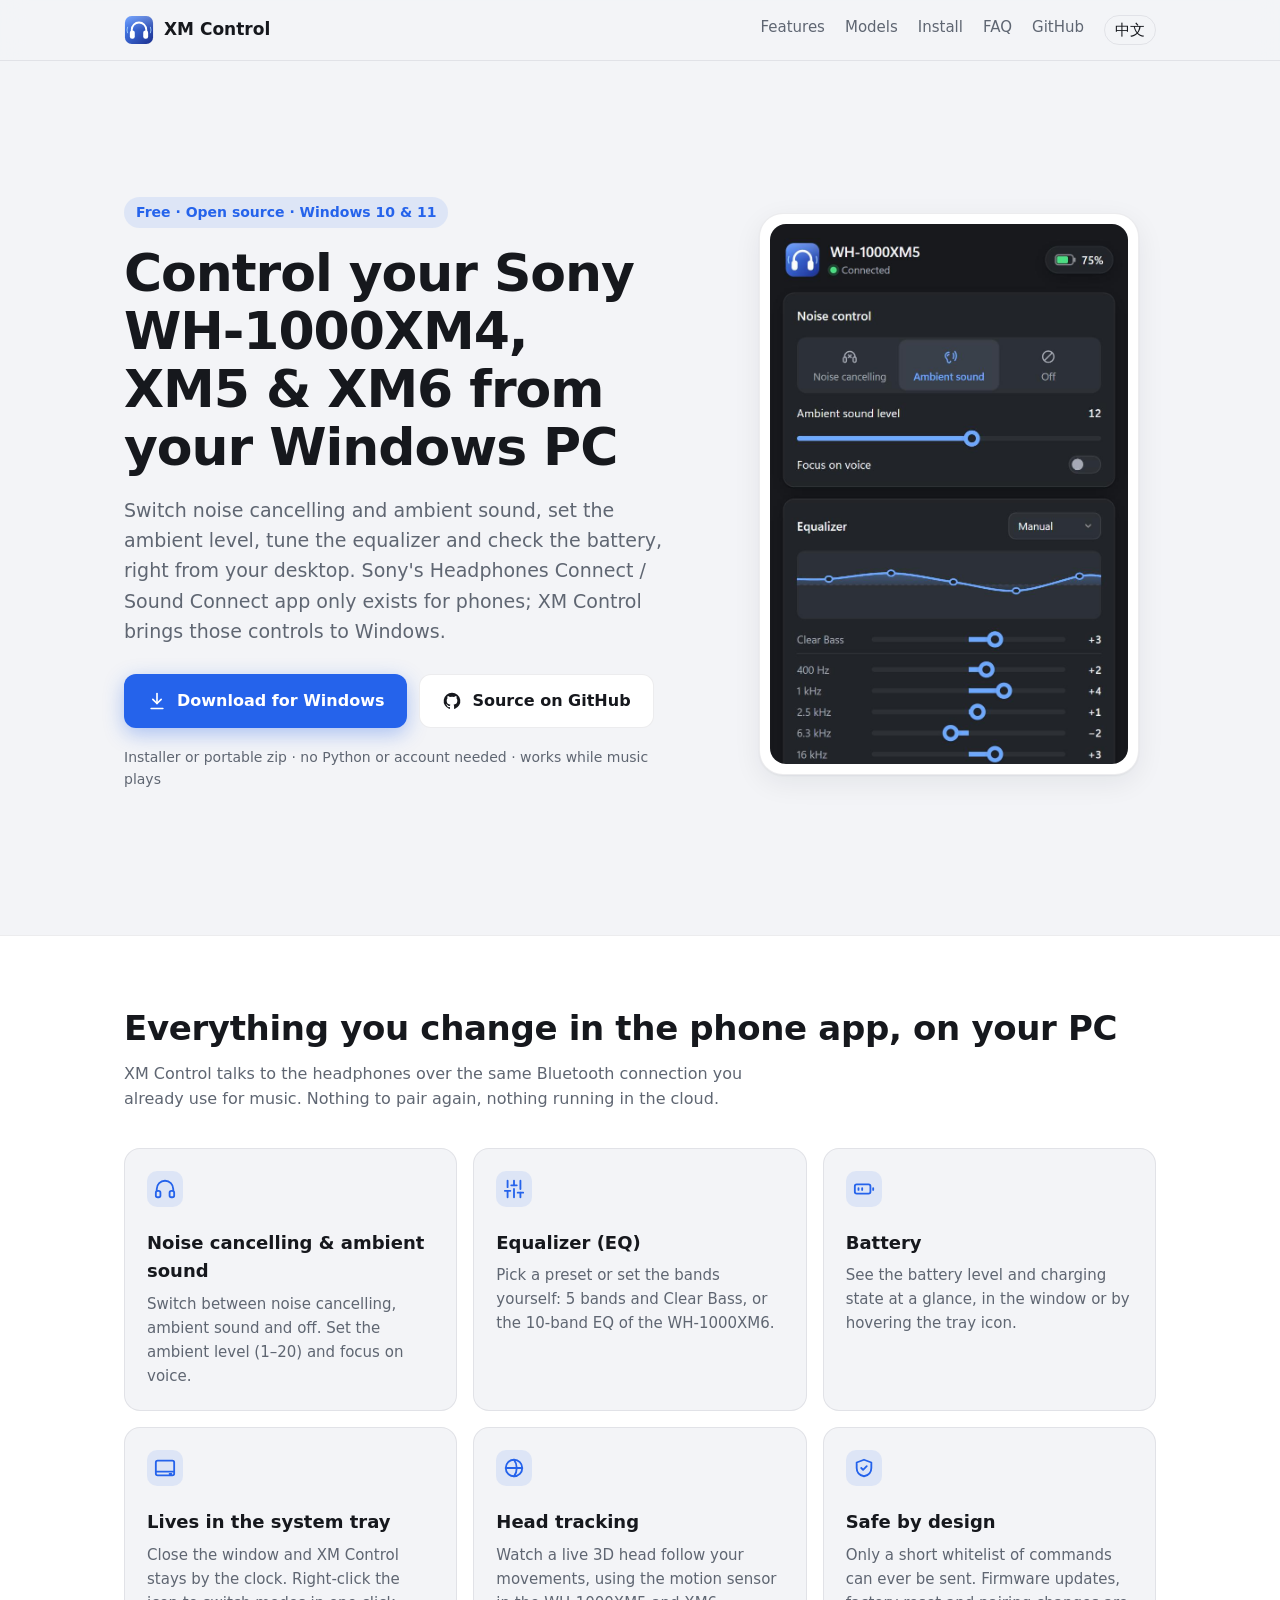
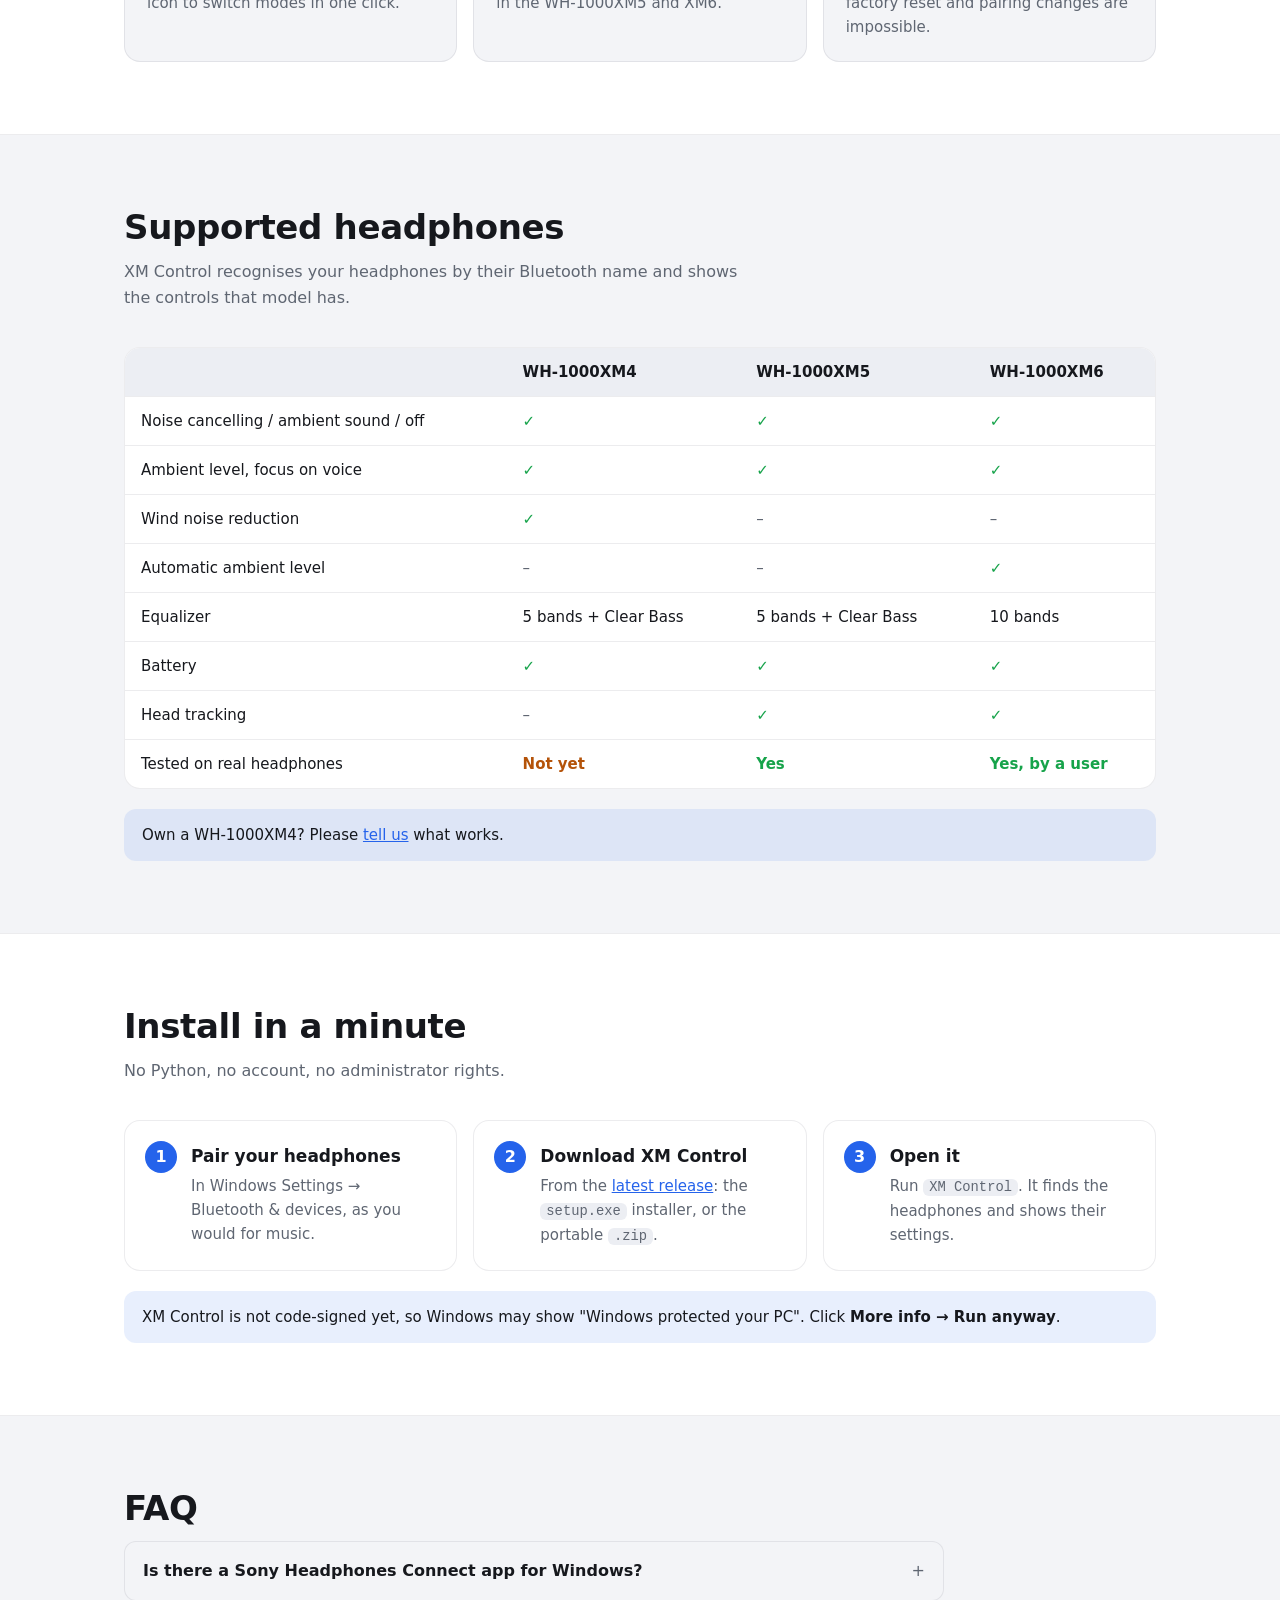
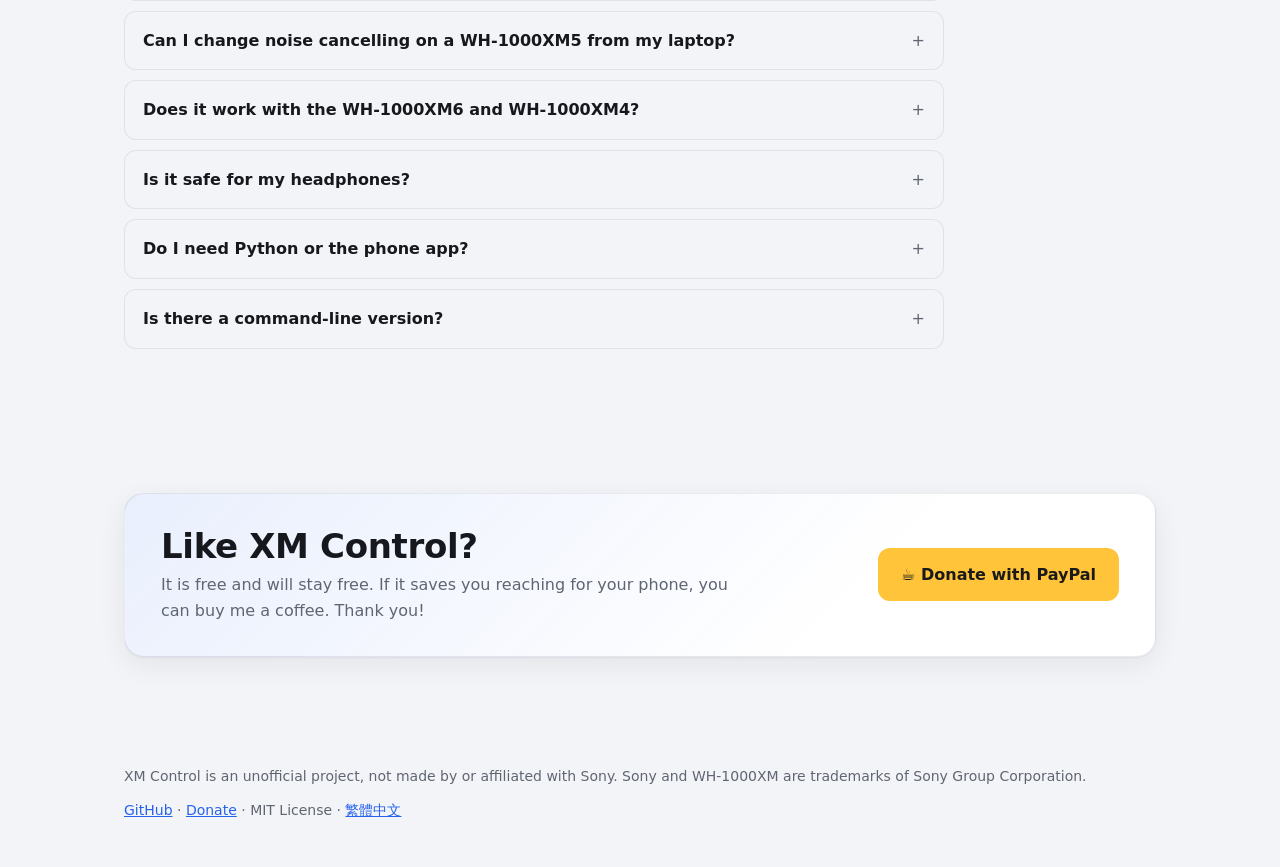
<file: docs/index.html>
<!doctype html>
<html lang="en">
<head>
  <meta charset="utf-8">
  <meta name="viewport" content="width=device-width, initial-scale=1">
  <meta name="google-site-verification" content="RHM3cB6uxoNKpOtOZqH0cEoQXDmZeJk3Oja49cULrTU">
  <title>Sony XM5 PC app for Windows (WH-1000XM5 / XM4 / XM6) – XM Control</title>
  <meta name="description" content="Free Windows app for Sony WH-1000XM4, WH-1000XM5 and WH-1000XM6 headphones: switch noise cancelling and ambient sound, adjust the equalizer (EQ) and check the battery from your PC. A desktop alternative to Sony Headphones Connect / Sound Connect.">
  <link rel="canonical" href="https://chadzen901210-cell.github.io/sony-xm4-xm5-xm6-control/">
  <link rel="alternate" hreflang="en" href="https://chadzen901210-cell.github.io/sony-xm4-xm5-xm6-control/">
  <link rel="alternate" hreflang="zh-Hant" href="https://chadzen901210-cell.github.io/sony-xm4-xm5-xm6-control/zh-tw/">
  <link rel="alternate" hreflang="x-default" href="https://chadzen901210-cell.github.io/sony-xm4-xm5-xm6-control/">
  <link rel="icon" href="icon.svg" type="image/svg+xml">
  <meta name="theme-color" content="#2563eb">
  <meta property="og:type" content="website">
  <meta property="og:site_name" content="XM Control">
  <meta property="og:title" content="XM Control – control Sony WH-1000XM4 / XM5 / XM6 from Windows">
  <meta property="og:description" content="Noise cancelling, ambient sound, equalizer and battery for Sony WH-1000XM headphones, on your Windows PC. Free and open source.">
  <meta property="og:url" content="https://chadzen901210-cell.github.io/sony-xm4-xm5-xm6-control/">
  <meta property="og:image" content="https://chadzen901210-cell.github.io/sony-xm4-xm5-xm6-control/screenshot.jpg">
  <meta property="og:locale" content="en_US">
  <meta property="og:locale:alternate" content="zh_TW">
  <meta name="twitter:card" content="summary_large_image">
  <link rel="stylesheet" href="style.css">
  <script type="application/ld+json">
  {
    "@context": "https://schema.org",
    "@type": "SoftwareApplication",
    "name": "XM Control",
    "alternateName": "Sony WH-1000XM5 app for Windows",
    "description": "Free Windows app to control Sony WH-1000XM4, WH-1000XM5 and WH-1000XM6 headphones: noise cancelling, ambient sound, equalizer, battery and head tracking.",
    "operatingSystem": "Windows 10, Windows 11",
    "applicationCategory": "MultimediaApplication",
    "softwareVersion": "0.1.1",
    "url": "https://chadzen901210-cell.github.io/sony-xm4-xm5-xm6-control/",
    "downloadUrl": "https://github.com/chadzen901210-cell/sony-xm4-xm5-xm6-control/releases/latest",
    "screenshot": "https://chadzen901210-cell.github.io/sony-xm4-xm5-xm6-control/screenshot.jpg",
    "license": "https://opensource.org/licenses/MIT",
    "isAccessibleForFree": true,
    "offers": { "@type": "Offer", "price": "0", "priceCurrency": "USD" }
  }
  </script>
</head>
<body>
  <header class="top">
    <div class="wrap">
      <a class="brand" href="./"><img src="icon.svg" alt="" width="30" height="30">XM Control</a>
      <nav>
        <a href="#features">Features</a>
        <a href="#models">Models</a>
        <a href="#install">Install</a>
        <a href="#faq">FAQ</a>
        <a class="gh" href="https://github.com/chadzen901210-cell/sony-xm4-xm5-xm6-control">GitHub</a>
        <a class="lang" href="zh-tw/" hreflang="zh-Hant" lang="zh-Hant">中文</a>
      </nav>
    </div>
  </header>

  <main>
    <section class="hero">
      <div class="wrap">
        <div>
          <p class="eyebrow">Free · Open source · Windows 10 &amp; 11</p>
          <h1>Control your Sony <span class="nowrap">WH-1000XM4</span>, XM5 &amp; XM6 from your Windows PC</h1>
          <p class="lead">Switch noise cancelling and ambient sound, set the ambient level, tune the equalizer and
            check the battery, right from your desktop. Sony's Headphones Connect / Sound Connect app only exists for
            phones; XM Control brings those controls to Windows.</p>
          <div class="actions">
            <a class="button primary" href="https://github.com/chadzen901210-cell/sony-xm4-xm5-xm6-control/releases/latest">
              <svg viewBox="0 0 24 24" fill="none" stroke="currentColor" stroke-width="2" stroke-linecap="round" stroke-linejoin="round" aria-hidden="true"><path d="M12 3v12"/><path d="m7 10 5 5 5-5"/><path d="M5 21h14"/></svg>
              Download for Windows
            </a>
            <a class="button" href="https://github.com/chadzen901210-cell/sony-xm4-xm5-xm6-control">
              <svg viewBox="0 0 24 24" fill="currentColor" aria-hidden="true"><path d="M12 2a10 10 0 0 0-3.16 19.49c.5.09.68-.22.68-.48v-1.7c-2.78.6-3.37-1.34-3.37-1.34-.46-1.16-1.11-1.47-1.11-1.47-.91-.62.07-.6.07-.6 1 .07 1.53 1.03 1.53 1.03.9 1.52 2.34 1.08 2.91.83.09-.65.35-1.09.63-1.34-2.22-.25-4.55-1.11-4.55-4.94 0-1.09.39-1.98 1.03-2.68-.1-.25-.45-1.27.1-2.64 0 0 .84-.27 2.75 1.02a9.6 9.6 0 0 1 5 0c1.91-1.29 2.75-1.02 2.75-1.02.55 1.37.2 2.39.1 2.64.64.7 1.03 1.59 1.03 2.68 0 3.84-2.34 4.68-4.57 4.93.36.31.68.92.68 1.85v2.74c0 .27.18.58.69.48A10 10 0 0 0 12 2Z"/></svg>
              Source on GitHub
            </a>
          </div>
          <p class="meta">Installer or portable zip · no Python or account needed · works while music plays</p>
        </div>
        <figure class="shot">
          <img src="screenshot.jpg" width="400" height="540"
               alt="XM Control window on Windows showing noise control and the equalizer for a Sony WH-1000XM5">
        </figure>
      </div>
    </section>

    <section class="alt" id="features">
      <div class="wrap">
        <h2>Everything you change in the phone app, on your PC</h2>
        <p class="section-lead">XM Control talks to the headphones over the same Bluetooth connection you already
          use for music. Nothing to pair again, nothing running in the cloud.</p>
        <div class="features">
          <article class="feature">
            <svg viewBox="0 0 24 24" fill="none" stroke="currentColor" stroke-width="2" stroke-linecap="round" stroke-linejoin="round" aria-hidden="true"><path d="M3 14v-2a9 9 0 0 1 18 0v2"/><rect x="2" y="14" width="5" height="7" rx="2"/><rect x="17" y="14" width="5" height="7" rx="2"/></svg>
            <h3>Noise cancelling &amp; ambient sound</h3>
            <p>Switch between noise cancelling, ambient sound and off. Set the ambient level (1–20) and focus on voice.</p>
          </article>
          <article class="feature">
            <svg viewBox="0 0 24 24" fill="none" stroke="currentColor" stroke-width="2" stroke-linecap="round" stroke-linejoin="round" aria-hidden="true"><path d="M5 21V14"/><path d="M5 10V3"/><path d="M12 21v-9"/><path d="M12 8V3"/><path d="M19 21v-5"/><path d="M19 12V3"/><path d="M2 14h6"/><path d="M9 8h6"/><path d="M16 16h6"/></svg>
            <h3>Equalizer (EQ)</h3>
            <p>Pick a preset or set the bands yourself: 5 bands and Clear Bass, or the 10-band EQ of the WH-1000XM6.</p>
          </article>
          <article class="feature">
            <svg viewBox="0 0 24 24" fill="none" stroke="currentColor" stroke-width="2" stroke-linecap="round" stroke-linejoin="round" aria-hidden="true"><rect x="2" y="7" width="17" height="10" rx="2"/><path d="M22 11v2"/><path d="M6 11v2"/><path d="M10 11v2"/></svg>
            <h3>Battery</h3>
            <p>See the battery level and charging state at a glance, in the window or by hovering the tray icon.</p>
          </article>
          <article class="feature">
            <svg viewBox="0 0 24 24" fill="none" stroke="currentColor" stroke-width="2" stroke-linecap="round" stroke-linejoin="round" aria-hidden="true"><rect x="2" y="4" width="20" height="16" rx="2"/><path d="M2 16h20"/><path d="M17 18.5h2"/></svg>
            <h3>Lives in the system tray</h3>
            <p>Close the window and XM Control stays by the clock. Right-click the icon to switch modes in one click.</p>
          </article>
          <article class="feature">
            <svg viewBox="0 0 24 24" fill="none" stroke="currentColor" stroke-width="2" stroke-linecap="round" stroke-linejoin="round" aria-hidden="true"><circle cx="12" cy="12" r="9"/><path d="M12 3a15 15 0 0 1 0 18"/><path d="M3 12h18"/></svg>
            <h3>Head tracking</h3>
            <p>Watch a live 3D head follow your movements, using the motion sensor in the WH-1000XM5 and XM6.</p>
          </article>
          <article class="feature">
            <svg viewBox="0 0 24 24" fill="none" stroke="currentColor" stroke-width="2" stroke-linecap="round" stroke-linejoin="round" aria-hidden="true"><path d="M12 3 4 6v6c0 5 3.5 8 8 9 4.5-1 8-4 8-9V6Z"/><path d="m9 12 2 2 4-4"/></svg>
            <h3>Safe by design</h3>
            <p>Only a short whitelist of commands can ever be sent. Firmware updates, factory reset and pairing changes are impossible.</p>
          </article>
        </div>
      </div>
    </section>

    <section id="models">
      <div class="wrap">
        <h2>Supported headphones</h2>
        <p class="section-lead">XM Control recognises your headphones by their Bluetooth name and shows the controls
          that model has.</p>
        <div class="table-wrap">
          <table>
            <thead>
              <tr><th scope="col"></th><th scope="col">WH-1000XM4</th><th scope="col">WH-1000XM5</th><th scope="col">WH-1000XM6</th></tr>
            </thead>
            <tbody>
              <tr><th scope="row">Noise cancelling / ambient sound / off</th><td class="yes">✓</td><td class="yes">✓</td><td class="yes">✓</td></tr>
              <tr><th scope="row">Ambient level, focus on voice</th><td class="yes">✓</td><td class="yes">✓</td><td class="yes">✓</td></tr>
              <tr><th scope="row">Wind noise reduction</th><td class="yes">✓</td><td class="no">–</td><td class="no">–</td></tr>
              <tr><th scope="row">Automatic ambient level</th><td class="no">–</td><td class="no">–</td><td class="yes">✓</td></tr>
              <tr><th scope="row">Equalizer</th><td>5 bands + Clear Bass</td><td>5 bands + Clear Bass</td><td>10 bands</td></tr>
              <tr><th scope="row">Battery</th><td class="yes">✓</td><td class="yes">✓</td><td class="yes">✓</td></tr>
              <tr><th scope="row">Head tracking</th><td class="no">–</td><td class="yes">✓</td><td class="yes">✓</td></tr>
              <tr><th scope="row">Tested on real headphones</th><td class="status-warn">Not yet</td><td class="status-ok">Yes</td><td class="status-ok">Yes, by a user</td></tr>
            </tbody>
          </table>
        </div>
        <p class="note">Own a WH-1000XM4? Please
          <a href="https://github.com/chadzen901210-cell/sony-xm4-xm5-xm6-control/issues">tell us</a> what works.</p>
      </div>
    </section>

    <section class="alt" id="install">
      <div class="wrap">
        <h2>Install in a minute</h2>
        <p class="section-lead">No Python, no account, no administrator rights.</p>
        <ol class="steps">
          <li>
            <h3>Pair your headphones</h3>
            <p>In Windows Settings → Bluetooth &amp; devices, as you would for music.</p>
          </li>
          <li>
            <h3>Download XM Control</h3>
            <p>From the <a href="https://github.com/chadzen901210-cell/sony-xm4-xm5-xm6-control/releases/latest">latest release</a>:
              the <code>setup.exe</code> installer, or the portable <code>.zip</code>.</p>
          </li>
          <li>
            <h3>Open it</h3>
            <p>Run <code>XM Control</code>. It finds the headphones and shows their settings.</p>
          </li>
        </ol>
        <p class="note">XM Control is not code-signed yet, so Windows may show "Windows protected your PC".
          Click <strong>More info → Run anyway</strong>.</p>
      </div>
    </section>

    <section id="faq">
      <div class="wrap">
        <h2>FAQ</h2>
        <div class="faq">
          <details>
            <summary>Is there a Sony Headphones Connect app for Windows?</summary>
            <p>No. Sony's Headphones Connect and its successor Sound Connect are only for Android and iOS. XM Control is
              an unofficial, free Windows app that offers the most used settings on your PC.</p>
          </details>
          <details>
            <summary>Can I change noise cancelling on a WH-1000XM5 from my laptop?</summary>
            <p>Yes. With the headphones connected to your laptop over Bluetooth, open XM Control and pick noise
              cancelling, ambient sound or off. It works while music or calls are playing.</p>
          </details>
          <details>
            <summary>Does it work with the WH-1000XM6 and WH-1000XM4?</summary>
            <p>The WH-1000XM6 works (confirmed by a user), including its 10-band equalizer and automatic ambient level.
              WH-1000XM4 support is built from public protocol documentation but has not been tested on real
              headphones yet.</p>
          </details>
          <details>
            <summary>Is it safe for my headphones?</summary>
            <p>XM Control can only send the commands it needs to read and change these settings. Every message is checked
              against a whitelist, so firmware updates, factory reset, power off and pairing changes can never be sent.
              The source code is public on GitHub.</p>
          </details>
          <details>
            <summary>Do I need Python or the phone app?</summary>
            <p>No. The download contains everything. The phone app can stay installed; just do not use both at the same
              moment.</p>
          </details>
          <details>
            <summary>Is there a command-line version?</summary>
            <p>Yes: <code>sonyxm.exe</code> comes with the app, for example <code>sonyxm nc on</code>,
              <code>sonyxm ambient 12</code> or <code>sonyxm battery</code>.</p>
          </details>
        </div>
      </div>
    </section>

    <section id="support">
      <div class="wrap">
        <div class="support">
          <div>
            <h2>Like XM Control?</h2>
            <p>It is free and will stay free. If it saves you reaching for your phone, you can buy me a coffee. Thank you!</p>
          </div>
          <a class="button coffee" href="https://www.paypal.com/ncp/payment/RBKTRJ9542BKC" rel="noopener">☕ Donate with PayPal</a>
        </div>
      </div>
    </section>
  </main>

  <footer>
    <div class="wrap">
      <p>XM Control is an unofficial project, not made by or affiliated with Sony. Sony and WH-1000XM are trademarks of Sony Group Corporation.</p>
      <p><a href="https://github.com/chadzen901210-cell/sony-xm4-xm5-xm6-control">GitHub</a> · <a href="#support">Donate</a> · MIT License · <a href="zh-tw/" hreflang="zh-Hant" lang="zh-Hant">繁體中文</a></p>
    </div>
  </footer>
</body>
</html>
</file>
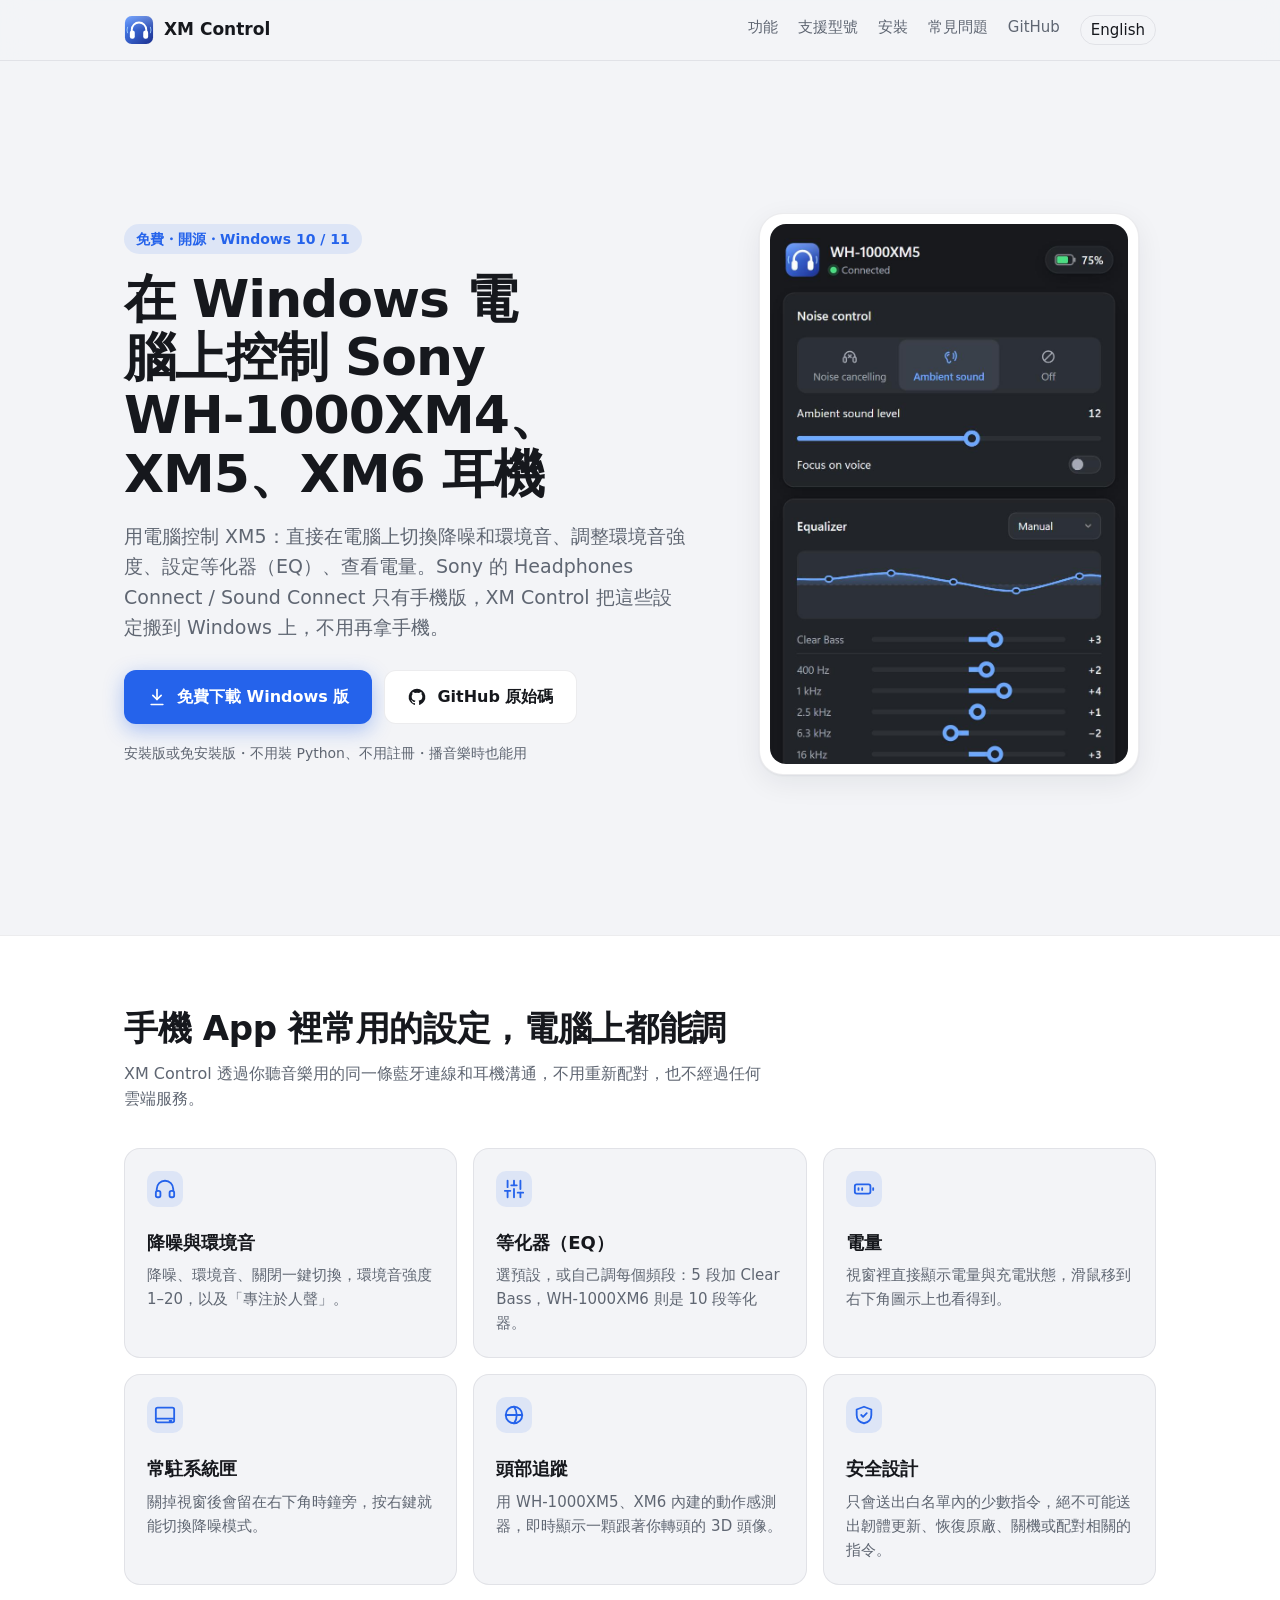
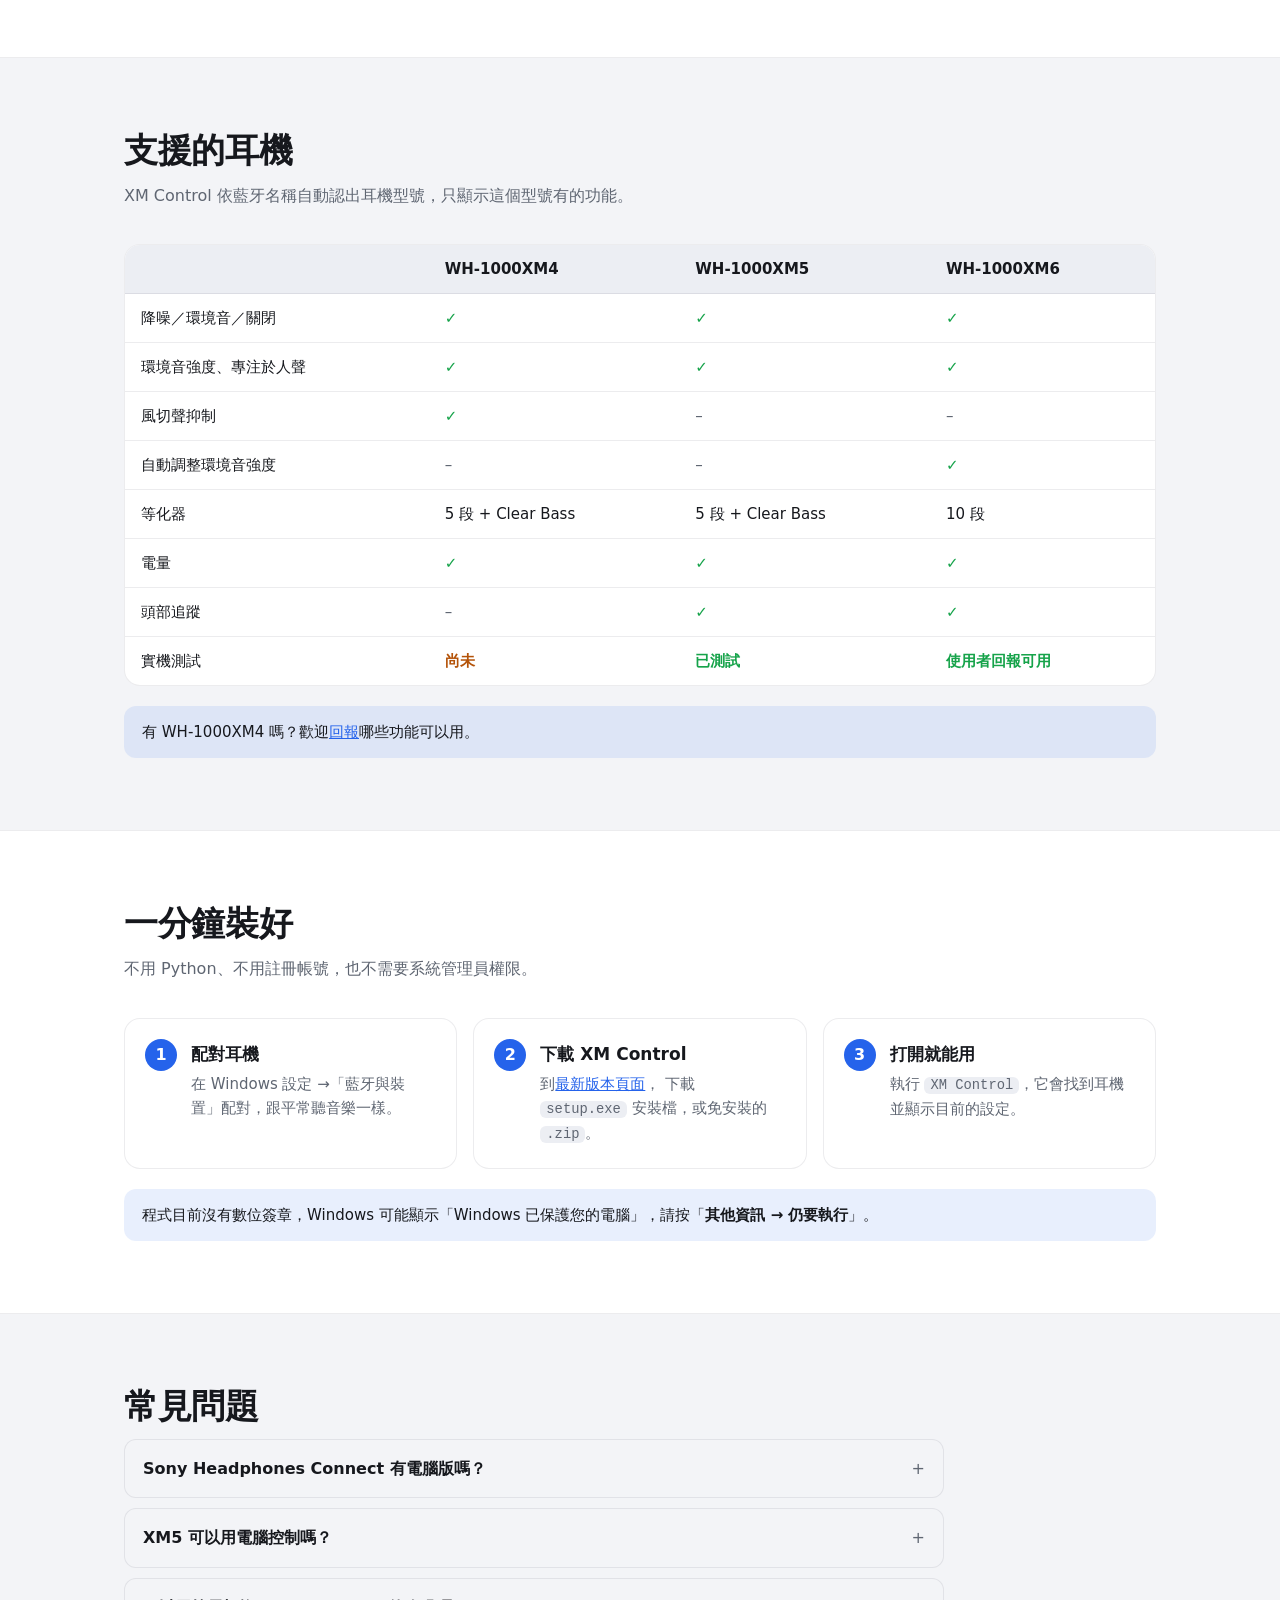
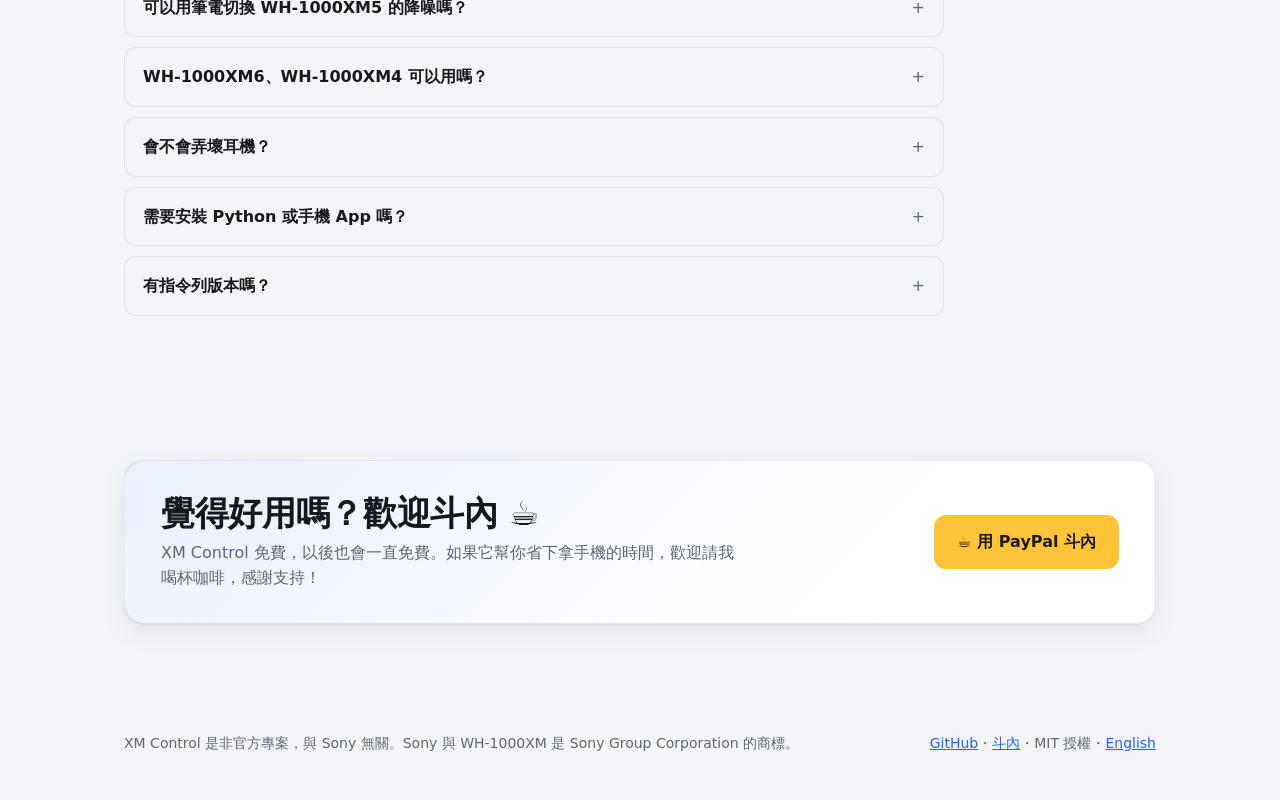
<file: docs/zh-tw/index.html>
<!doctype html>
<html lang="zh-Hant-TW">
<head>
  <meta charset="utf-8">
  <meta name="viewport" content="width=device-width, initial-scale=1">
  <meta name="google-site-verification" content="RHM3cB6uxoNKpOtOZqH0cEoQXDmZeJk3Oja49cULrTU">
  <title>XM5 電腦控制軟體｜Sony WH-1000XM5 / XM4 / XM6 Windows 版｜XM Control</title>
  <meta name="description" content="Sony XM5 電腦控制：免費的 Windows 電腦版耳機控制軟體，在電腦上切換 WH-1000XM5、XM4、XM6 的降噪與環境音，調整等化器（EQ），查看電量。Sony Headphones Connect / Sound Connect 沒有電腦版，XM Control 讓你不用拿手機。">
  <link rel="canonical" href="https://chadzen901210-cell.github.io/sony-xm4-xm5-xm6-control/zh-tw/">
  <link rel="alternate" hreflang="en" href="https://chadzen901210-cell.github.io/sony-xm4-xm5-xm6-control/">
  <link rel="alternate" hreflang="zh-Hant" href="https://chadzen901210-cell.github.io/sony-xm4-xm5-xm6-control/zh-tw/">
  <link rel="alternate" hreflang="x-default" href="https://chadzen901210-cell.github.io/sony-xm4-xm5-xm6-control/">
  <link rel="icon" href="../icon.svg" type="image/svg+xml">
  <meta name="theme-color" content="#2563eb">
  <meta property="og:type" content="website">
  <meta property="og:site_name" content="XM Control">
  <meta property="og:title" content="XM Control｜在 Windows 電腦上控制 Sony WH-1000XM4 / XM5 / XM6">
  <meta property="og:description" content="降噪、環境音、等化器、電量，在電腦上一鍵切換。免費、開源，不用手機 App。">
  <meta property="og:url" content="https://chadzen901210-cell.github.io/sony-xm4-xm5-xm6-control/zh-tw/">
  <meta property="og:image" content="https://chadzen901210-cell.github.io/sony-xm4-xm5-xm6-control/screenshot.jpg">
  <meta property="og:locale" content="zh_TW">
  <meta property="og:locale:alternate" content="en_US">
  <meta name="twitter:card" content="summary_large_image">
  <link rel="stylesheet" href="../style.css">
  <script type="application/ld+json">
  {
    "@context": "https://schema.org",
    "@type": "SoftwareApplication",
    "name": "XM Control",
    "alternateName": "Sony WH-1000XM5 電腦版控制軟體",
    "description": "免費的 Windows 電腦版 Sony 耳機控制軟體，支援 WH-1000XM4、WH-1000XM5、WH-1000XM6：降噪、環境音、等化器、電量與頭部追蹤。",
    "inLanguage": "zh-Hant-TW",
    "operatingSystem": "Windows 10, Windows 11",
    "applicationCategory": "MultimediaApplication",
    "softwareVersion": "0.1.1",
    "url": "https://chadzen901210-cell.github.io/sony-xm4-xm5-xm6-control/zh-tw/",
    "downloadUrl": "https://github.com/chadzen901210-cell/sony-xm4-xm5-xm6-control/releases/latest",
    "screenshot": "https://chadzen901210-cell.github.io/sony-xm4-xm5-xm6-control/screenshot.jpg",
    "license": "https://opensource.org/licenses/MIT",
    "isAccessibleForFree": true,
    "offers": { "@type": "Offer", "price": "0", "priceCurrency": "TWD" }
  }
  </script>
</head>
<body>
  <header class="top">
    <div class="wrap">
      <a class="brand" href="./"><img src="../icon.svg" alt="" width="30" height="30">XM Control</a>
      <nav>
        <a href="#features">功能</a>
        <a href="#models">支援型號</a>
        <a href="#install">安裝</a>
        <a href="#faq">常見問題</a>
        <a class="gh" href="https://github.com/chadzen901210-cell/sony-xm4-xm5-xm6-control">GitHub</a>
        <a class="lang" href="../" hreflang="en" lang="en">English</a>
      </nav>
    </div>
  </header>

  <main>
    <section class="hero">
      <div class="wrap">
        <div>
          <p class="eyebrow">免費・開源・Windows 10 / 11</p>
          <h1>在 Windows 電腦上控制 Sony <span class="nowrap">WH-1000XM4</span>、XM5、XM6 耳機</h1>
          <p class="lead">用電腦控制 XM5：直接在電腦上切換降噪和環境音、調整環境音強度、設定等化器（EQ）、查看電量。Sony 的
            Headphones Connect / Sound Connect 只有手機版，XM Control 把這些設定搬到 Windows 上，不用再拿手機。</p>
          <div class="actions">
            <a class="button primary" href="https://github.com/chadzen901210-cell/sony-xm4-xm5-xm6-control/releases/latest">
              <svg viewBox="0 0 24 24" fill="none" stroke="currentColor" stroke-width="2" stroke-linecap="round" stroke-linejoin="round" aria-hidden="true"><path d="M12 3v12"/><path d="m7 10 5 5 5-5"/><path d="M5 21h14"/></svg>
              免費下載 Windows 版
            </a>
            <a class="button" href="https://github.com/chadzen901210-cell/sony-xm4-xm5-xm6-control">
              <svg viewBox="0 0 24 24" fill="currentColor" aria-hidden="true"><path d="M12 2a10 10 0 0 0-3.16 19.49c.5.09.68-.22.68-.48v-1.7c-2.78.6-3.37-1.34-3.37-1.34-.46-1.16-1.11-1.47-1.11-1.47-.91-.62.07-.6.07-.6 1 .07 1.53 1.03 1.53 1.03.9 1.52 2.34 1.08 2.91.83.09-.65.35-1.09.63-1.34-2.22-.25-4.55-1.11-4.55-4.94 0-1.09.39-1.98 1.03-2.68-.1-.25-.45-1.27.1-2.64 0 0 .84-.27 2.75 1.02a9.6 9.6 0 0 1 5 0c1.91-1.29 2.75-1.02 2.75-1.02.55 1.37.2 2.39.1 2.64.64.7 1.03 1.59 1.03 2.68 0 3.84-2.34 4.68-4.57 4.93.36.31.68.92.68 1.85v2.74c0 .27.18.58.69.48A10 10 0 0 0 12 2Z"/></svg>
              GitHub 原始碼
            </a>
          </div>
          <p class="meta">安裝版或免安裝版・不用裝 Python、不用註冊・播音樂時也能用</p>
        </div>
        <figure class="shot">
          <img src="../screenshot.jpg" width="400" height="540"
               alt="XM Control 在 Windows 上的視窗：Sony WH-1000XM5 的降噪控制與等化器">
        </figure>
      </div>
    </section>

    <section class="alt" id="features">
      <div class="wrap">
        <h2>手機 App 裡常用的設定，電腦上都能調</h2>
        <p class="section-lead">XM Control 透過你聽音樂用的同一條藍牙連線和耳機溝通，不用重新配對，也不經過任何雲端服務。</p>
        <div class="features">
          <article class="feature">
            <svg viewBox="0 0 24 24" fill="none" stroke="currentColor" stroke-width="2" stroke-linecap="round" stroke-linejoin="round" aria-hidden="true"><path d="M3 14v-2a9 9 0 0 1 18 0v2"/><rect x="2" y="14" width="5" height="7" rx="2"/><rect x="17" y="14" width="5" height="7" rx="2"/></svg>
            <h3>降噪與環境音</h3>
            <p>降噪、環境音、關閉一鍵切換，環境音強度 1–20，以及「專注於人聲」。</p>
          </article>
          <article class="feature">
            <svg viewBox="0 0 24 24" fill="none" stroke="currentColor" stroke-width="2" stroke-linecap="round" stroke-linejoin="round" aria-hidden="true"><path d="M5 21V14"/><path d="M5 10V3"/><path d="M12 21v-9"/><path d="M12 8V3"/><path d="M19 21v-5"/><path d="M19 12V3"/><path d="M2 14h6"/><path d="M9 8h6"/><path d="M16 16h6"/></svg>
            <h3>等化器（EQ）</h3>
            <p>選預設，或自己調每個頻段：5 段加 Clear Bass，WH-1000XM6 則是 10 段等化器。</p>
          </article>
          <article class="feature">
            <svg viewBox="0 0 24 24" fill="none" stroke="currentColor" stroke-width="2" stroke-linecap="round" stroke-linejoin="round" aria-hidden="true"><rect x="2" y="7" width="17" height="10" rx="2"/><path d="M22 11v2"/><path d="M6 11v2"/><path d="M10 11v2"/></svg>
            <h3>電量</h3>
            <p>視窗裡直接顯示電量與充電狀態，滑鼠移到右下角圖示上也看得到。</p>
          </article>
          <article class="feature">
            <svg viewBox="0 0 24 24" fill="none" stroke="currentColor" stroke-width="2" stroke-linecap="round" stroke-linejoin="round" aria-hidden="true"><rect x="2" y="4" width="20" height="16" rx="2"/><path d="M2 16h20"/><path d="M17 18.5h2"/></svg>
            <h3>常駐系統匣</h3>
            <p>關掉視窗後會留在右下角時鐘旁，按右鍵就能切換降噪模式。</p>
          </article>
          <article class="feature">
            <svg viewBox="0 0 24 24" fill="none" stroke="currentColor" stroke-width="2" stroke-linecap="round" stroke-linejoin="round" aria-hidden="true"><circle cx="12" cy="12" r="9"/><path d="M12 3a15 15 0 0 1 0 18"/><path d="M3 12h18"/></svg>
            <h3>頭部追蹤</h3>
            <p>用 WH-1000XM5、XM6 內建的動作感測器，即時顯示一顆跟著你轉頭的 3D 頭像。</p>
          </article>
          <article class="feature">
            <svg viewBox="0 0 24 24" fill="none" stroke="currentColor" stroke-width="2" stroke-linecap="round" stroke-linejoin="round" aria-hidden="true"><path d="M12 3 4 6v6c0 5 3.5 8 8 9 4.5-1 8-4 8-9V6Z"/><path d="m9 12 2 2 4-4"/></svg>
            <h3>安全設計</h3>
            <p>只會送出白名單內的少數指令，絕不可能送出韌體更新、恢復原廠、關機或配對相關的指令。</p>
          </article>
        </div>
      </div>
    </section>

    <section id="models">
      <div class="wrap">
        <h2>支援的耳機</h2>
        <p class="section-lead">XM Control 依藍牙名稱自動認出耳機型號，只顯示這個型號有的功能。</p>
        <div class="table-wrap">
          <table>
            <thead>
              <tr><th scope="col"></th><th scope="col">WH-1000XM4</th><th scope="col">WH-1000XM5</th><th scope="col">WH-1000XM6</th></tr>
            </thead>
            <tbody>
              <tr><th scope="row">降噪／環境音／關閉</th><td class="yes">✓</td><td class="yes">✓</td><td class="yes">✓</td></tr>
              <tr><th scope="row">環境音強度、專注於人聲</th><td class="yes">✓</td><td class="yes">✓</td><td class="yes">✓</td></tr>
              <tr><th scope="row">風切聲抑制</th><td class="yes">✓</td><td class="no">–</td><td class="no">–</td></tr>
              <tr><th scope="row">自動調整環境音強度</th><td class="no">–</td><td class="no">–</td><td class="yes">✓</td></tr>
              <tr><th scope="row">等化器</th><td>5 段 + Clear Bass</td><td>5 段 + Clear Bass</td><td>10 段</td></tr>
              <tr><th scope="row">電量</th><td class="yes">✓</td><td class="yes">✓</td><td class="yes">✓</td></tr>
              <tr><th scope="row">頭部追蹤</th><td class="no">–</td><td class="yes">✓</td><td class="yes">✓</td></tr>
              <tr><th scope="row">實機測試</th><td class="status-warn">尚未</td><td class="status-ok">已測試</td><td class="status-ok">使用者回報可用</td></tr>
            </tbody>
          </table>
        </div>
        <p class="note">有 WH-1000XM4 嗎？歡迎<a href="https://github.com/chadzen901210-cell/sony-xm4-xm5-xm6-control/issues">回報</a>哪些功能可以用。</p>
      </div>
    </section>

    <section class="alt" id="install">
      <div class="wrap">
        <h2>一分鐘裝好</h2>
        <p class="section-lead">不用 Python、不用註冊帳號，也不需要系統管理員權限。</p>
        <ol class="steps">
          <li>
            <h3>配對耳機</h3>
            <p>在 Windows 設定 →「藍牙與裝置」配對，跟平常聽音樂一樣。</p>
          </li>
          <li>
            <h3>下載 XM Control</h3>
            <p>到<a href="https://github.com/chadzen901210-cell/sony-xm4-xm5-xm6-control/releases/latest">最新版本頁面</a>，
              下載 <code>setup.exe</code> 安裝檔，或免安裝的 <code>.zip</code>。</p>
          </li>
          <li>
            <h3>打開就能用</h3>
            <p>執行 <code>XM Control</code>，它會找到耳機並顯示目前的設定。</p>
          </li>
        </ol>
        <p class="note">程式目前沒有數位簽章，Windows 可能顯示「Windows 已保護您的電腦」，請按「<strong>其他資訊 → 仍要執行</strong>」。</p>
      </div>
    </section>

    <section id="faq">
      <div class="wrap">
        <h2>常見問題</h2>
        <div class="faq">
          <details>
            <summary>Sony Headphones Connect 有電腦版嗎？</summary>
            <p>沒有。Sony 的 Headphones Connect 和後來的 Sound Connect 都只有 Android、iOS 版本。XM Control 是非官方的免費
              Windows 軟體，讓你在電腦上調整最常用的設定。</p>
          </details>
          <details>
            <summary>XM5 可以用電腦控制嗎？</summary>
            <p>可以。Sony 官方沒有電腦版 App，但 XM Control 可以在 Windows 電腦上控制 XM5（WH-1000XM5）：切換降噪、環境音，
              調整等化器，查看電量。XM4、XM6 也適用。</p>
          </details>
          <details>
            <summary>可以用筆電切換 WH-1000XM5 的降噪嗎？</summary>
            <p>可以。耳機用藍牙連著筆電時，打開 XM Control 就能切換降噪、環境音或關閉，播音樂、講電話時也能切。</p>
          </details>
          <details>
            <summary>WH-1000XM6、WH-1000XM4 可以用嗎？</summary>
            <p>WH-1000XM6 有使用者回報可以使用，包括 10 段等化器和自動調整環境音強度。WH-1000XM4 依照公開的協定資料實作，
              但還沒有在實機上測試過。</p>
          </details>
          <details>
            <summary>會不會弄壞耳機？</summary>
            <p>XM Control 只能送出讀取和修改這些設定需要的指令，每一則訊息都會先比對白名單，所以不可能送出韌體更新、恢復原廠、
              關機或配對相關的指令。原始碼公開在 GitHub 上。</p>
          </details>
          <details>
            <summary>需要安裝 Python 或手機 App 嗎？</summary>
            <p>都不用，下載的檔案已經包含一切。手機 App 可以留著，只是不要兩邊同時操作。</p>
          </details>
          <details>
            <summary>有指令列版本嗎？</summary>
            <p>有。程式附帶 <code>sonyxm.exe</code>，例如 <code>sonyxm nc on</code>、<code>sonyxm ambient 12</code>、
              <code>sonyxm battery</code>。</p>
          </details>
        </div>
      </div>
    </section>

    <section id="support">
      <div class="wrap">
        <div class="support">
          <div>
            <h2>覺得好用嗎？歡迎斗內 ☕</h2>
            <p>XM Control 免費，以後也會一直免費。如果它幫你省下拿手機的時間，歡迎請我喝杯咖啡，感謝支持！</p>
          </div>
          <a class="button coffee" href="https://www.paypal.com/ncp/payment/RBKTRJ9542BKC" rel="noopener">☕ 用 PayPal 斗內</a>
        </div>
      </div>
    </section>
  </main>

  <footer>
    <div class="wrap">
      <p>XM Control 是非官方專案，與 Sony 無關。Sony 與 WH-1000XM 是 Sony Group Corporation 的商標。</p>
      <p><a href="https://github.com/chadzen901210-cell/sony-xm4-xm5-xm6-control">GitHub</a>・<a href="#support">斗內</a>・MIT 授權・<a href="../" hreflang="en" lang="en">English</a></p>
    </div>
  </footer>
</body>
</html>
</file>
<file: docs/style.css>
/* XM Control project site. Same palette as the app (sonyxm/web/app.css). */
:root {
  --bg: #f3f4f7;
  --surface: #ffffff;
  --surface-2: #eceef3;
  --border: rgba(15, 23, 42, 0.08);
  --shadow: 0 1px 2px rgba(15, 23, 42, 0.05), 0 8px 28px rgba(15, 23, 42, 0.07);
  --text: #16181d;
  --muted: #5f6672;
  --accent: #2563eb;
  --accent-hover: #1d4ed8;
  --accent-text: #ffffff;
  --accent-soft: rgba(37, 99, 235, 0.1);
  --ok: #16a34a;
  --warn: #b45309;
  --radius: 16px;
  --max: 1080px;
  color-scheme: light;
}

@media (prefers-color-scheme: dark) {
  :root {
    --bg: #131519;
    --surface: #1d2025;
    --surface-2: #272b31;
    --border: rgba(255, 255, 255, 0.07);
    --shadow: 0 1px 2px rgba(0, 0, 0, 0.3), 0 10px 30px rgba(0, 0, 0, 0.3);
    --text: #f2f4f7;
    --muted: #a3aab6;
    --accent: #6ea8ff;
    --accent-hover: #8dbbff;
    --accent-text: #0b1220;
    --accent-soft: rgba(110, 168, 255, 0.14);
    --ok: #4ade80;
    --warn: #fbbf24;
    color-scheme: dark;
  }
}

* { box-sizing: border-box; }

html { scroll-behavior: smooth; }

body {
  margin: 0;
  background: var(--bg);
  color: var(--text);
  font: 16px/1.6 "Segoe UI Variable Text", "Segoe UI", system-ui, -apple-system, "Microsoft JhengHei", sans-serif;
  -webkit-font-smoothing: antialiased;
}

a { color: var(--accent); }
.nowrap { white-space: nowrap; }
a:hover { color: var(--accent-hover); }
img { max-width: 100%; display: block; }

.wrap {
  max-width: var(--max);
  margin: 0 auto;
  padding: 0 24px;
}

/* Header */
.top {
  position: sticky;
  top: 0;
  z-index: 10;
  background: color-mix(in srgb, var(--bg) 85%, transparent);
  backdrop-filter: saturate(1.4) blur(12px);
  border-bottom: 1px solid var(--border);
}
.top .wrap {
  display: flex;
  align-items: center;
  gap: 24px;
  height: 60px;
}
.brand {
  display: flex;
  align-items: center;
  gap: 10px;
  font-weight: 650;
  font-size: 17px;
  color: var(--text);
  text-decoration: none;
}
.brand img { width: 30px; height: 30px; }
.top nav {
  display: flex;
  gap: 20px;
  margin-left: auto;
  font-size: 15px;
}
.top nav a { color: var(--muted); text-decoration: none; }
.top nav a:hover { color: var(--text); }
.top nav .lang {
  color: var(--text);
  padding: 2px 10px;
  border: 1px solid var(--border);
  border-radius: 999px;
}

/* Hero */
.hero .wrap {
  display: grid;
  grid-template-columns: minmax(0, 1.15fr) minmax(0, 0.85fr);
  gap: 56px;
  align-items: center;
  padding-top: 64px;
  padding-bottom: 72px;
}
.eyebrow {
  display: inline-block;
  margin: 0 0 16px;
  padding: 4px 12px;
  border-radius: 999px;
  background: var(--accent-soft);
  color: var(--accent);
  font-size: 14px;
  font-weight: 600;
}
h1 {
  margin: 0 0 18px;
  font-size: clamp(32px, 5vw, 52px);
  line-height: 1.12;
  letter-spacing: -0.02em;
  text-wrap: balance;
}
.lead {
  margin: 0 0 28px;
  font-size: 19px;
  color: var(--muted);
  max-width: 34em;
  text-wrap: pretty;
}
.actions { display: flex; flex-wrap: wrap; gap: 12px; }
.button {
  display: inline-flex;
  align-items: center;
  gap: 10px;
  padding: 13px 22px;
  border-radius: 12px;
  font-weight: 600;
  font-size: 16px;
  text-decoration: none;
  border: 1px solid var(--border);
  background: var(--surface);
  color: var(--text);
  transition: transform 0.15s, background 0.15s;
}
.button:hover { color: var(--text); transform: translateY(-1px); }
.button.primary {
  background: var(--accent);
  border-color: transparent;
  color: var(--accent-text);
  box-shadow: 0 6px 20px color-mix(in srgb, var(--accent) 35%, transparent);
}
.button.primary:hover { background: var(--accent-hover); color: var(--accent-text); }
.button svg { width: 20px; height: 20px; flex: none; }
.meta {
  margin: 18px 0 0;
  font-size: 14px;
  color: var(--muted);
}

.shot {
  justify-self: center;
  width: min(100%, 380px);
  padding: 10px;
  border-radius: 24px;
  background: var(--surface);
  border: 1px solid var(--border);
  box-shadow: var(--shadow);
}
.shot img {
  width: 100%;
  aspect-ratio: 400 / 540;
  object-fit: cover;
  object-position: top;
  border-radius: 16px;
}

/* Sections */
section { padding: 72px 0; }
section.alt { background: var(--surface); border-block: 1px solid var(--border); }
h2 {
  margin: 0 0 12px;
  font-size: clamp(26px, 3.4vw, 34px);
  line-height: 1.2;
  letter-spacing: -0.01em;
}
.section-lead { margin: 0 0 36px; color: var(--muted); max-width: 40em; }

.features {
  display: grid;
  grid-template-columns: repeat(3, minmax(0, 1fr));
  gap: 16px;
}
.feature {
  padding: 22px;
  border-radius: var(--radius);
  background: var(--bg);
  border: 1px solid var(--border);
}
.feature svg {
  width: 36px;
  height: 36px;
  padding: 7px;
  border-radius: 10px;
  background: var(--accent-soft);
  color: var(--accent);
}
.feature h3 { margin: 14px 0 6px; font-size: 18px; }
.feature p { margin: 0; color: var(--muted); font-size: 15px; }

/* Models table */
.table-wrap {
  overflow-x: auto;
  border-radius: var(--radius);
  border: 1px solid var(--border);
  background: var(--surface);
}
table { width: 100%; border-collapse: collapse; font-size: 15px; min-width: 520px; }
th, td { padding: 12px 16px; text-align: left; border-bottom: 1px solid var(--border); }
thead th { background: var(--surface-2); font-weight: 650; }
tbody tr:last-child td, tbody tr:last-child th { border-bottom: 0; }
tbody th { font-weight: 500; }
td.yes { color: var(--ok); font-weight: 600; }
td.no { color: var(--muted); }
.status-ok { color: var(--ok); font-weight: 600; }
.status-warn { color: var(--warn); font-weight: 600; }

/* Steps */
.steps {
  list-style: none;
  margin: 0;
  padding: 0;
  display: grid;
  grid-template-columns: repeat(3, minmax(0, 1fr));
  gap: 16px;
  counter-reset: step;
}
.steps li {
  position: relative;
  padding: 22px 22px 22px 66px;
  border-radius: var(--radius);
  background: var(--surface);
  border: 1px solid var(--border);
  counter-increment: step;
}
.steps li::before {
  content: counter(step);
  position: absolute;
  left: 20px;
  top: 20px;
  width: 32px;
  height: 32px;
  border-radius: 50%;
  display: grid;
  place-items: center;
  background: var(--accent);
  color: var(--accent-text);
  font-weight: 700;
}
.steps h3 { margin: 0 0 4px; font-size: 17px; }
.steps p { margin: 0; color: var(--muted); font-size: 15px; }
.note {
  margin: 20px 0 0;
  padding: 14px 18px;
  border-radius: 12px;
  background: var(--accent-soft);
  font-size: 15px;
}

/* FAQ */
.faq { display: grid; gap: 10px; max-width: 820px; }
.faq details {
  border-radius: 12px;
  background: var(--bg);
  border: 1px solid var(--border);
  padding: 4px 18px;
}
.faq summary {
  cursor: pointer;
  padding: 12px 0;
  font-weight: 600;
  list-style: none;
}
.faq summary::-webkit-details-marker { display: none; }
.faq summary::after { content: "+"; float: right; color: var(--muted); font-weight: 400; }
.faq details[open] summary::after { content: "−"; }
.faq details p { margin: 0 0 14px; color: var(--muted); }

code {
  font-family: "Cascadia Mono", Consolas, monospace;
  font-size: 0.92em;
  padding: 1px 6px;
  border-radius: 6px;
  background: var(--surface-2);
}

/* Donation */
.support {
  display: flex;
  flex-wrap: wrap;
  align-items: center;
  justify-content: space-between;
  gap: 20px 32px;
  padding: 32px 36px;
  border-radius: 20px;
  background: linear-gradient(135deg, var(--accent-soft), transparent 70%), var(--surface);
  border: 1px solid var(--border);
  box-shadow: var(--shadow);
}
.support h2 { margin-bottom: 6px; }
.support p { margin: 0; color: var(--muted); max-width: 36em; }
.button.coffee {
  background: #ffc439;
  border-color: transparent;
  color: #1a1a1a;
}
.button.coffee:hover { background: #ffb400; color: #1a1a1a; }

/* Footer */
footer { padding: 36px 0 48px; color: var(--muted); font-size: 14px; }
footer .wrap { display: flex; flex-wrap: wrap; gap: 12px 24px; justify-content: space-between; }
footer p { margin: 0; }

/* Narrow screens */
@media (max-width: 860px) {
  .hero .wrap { grid-template-columns: 1fr; gap: 40px; padding-top: 40px; }
  .features, .steps { grid-template-columns: 1fr; }
  .top nav a:not(.lang):not(.gh) { display: none; }
}
@media (max-width: 480px) {
  .wrap { padding: 0 16px; }
  section { padding: 52px 0; }
  .support { padding: 24px 20px; }
  .lead { font-size: 17px; }
  .button { width: 100%; justify-content: center; }
}
</file>
